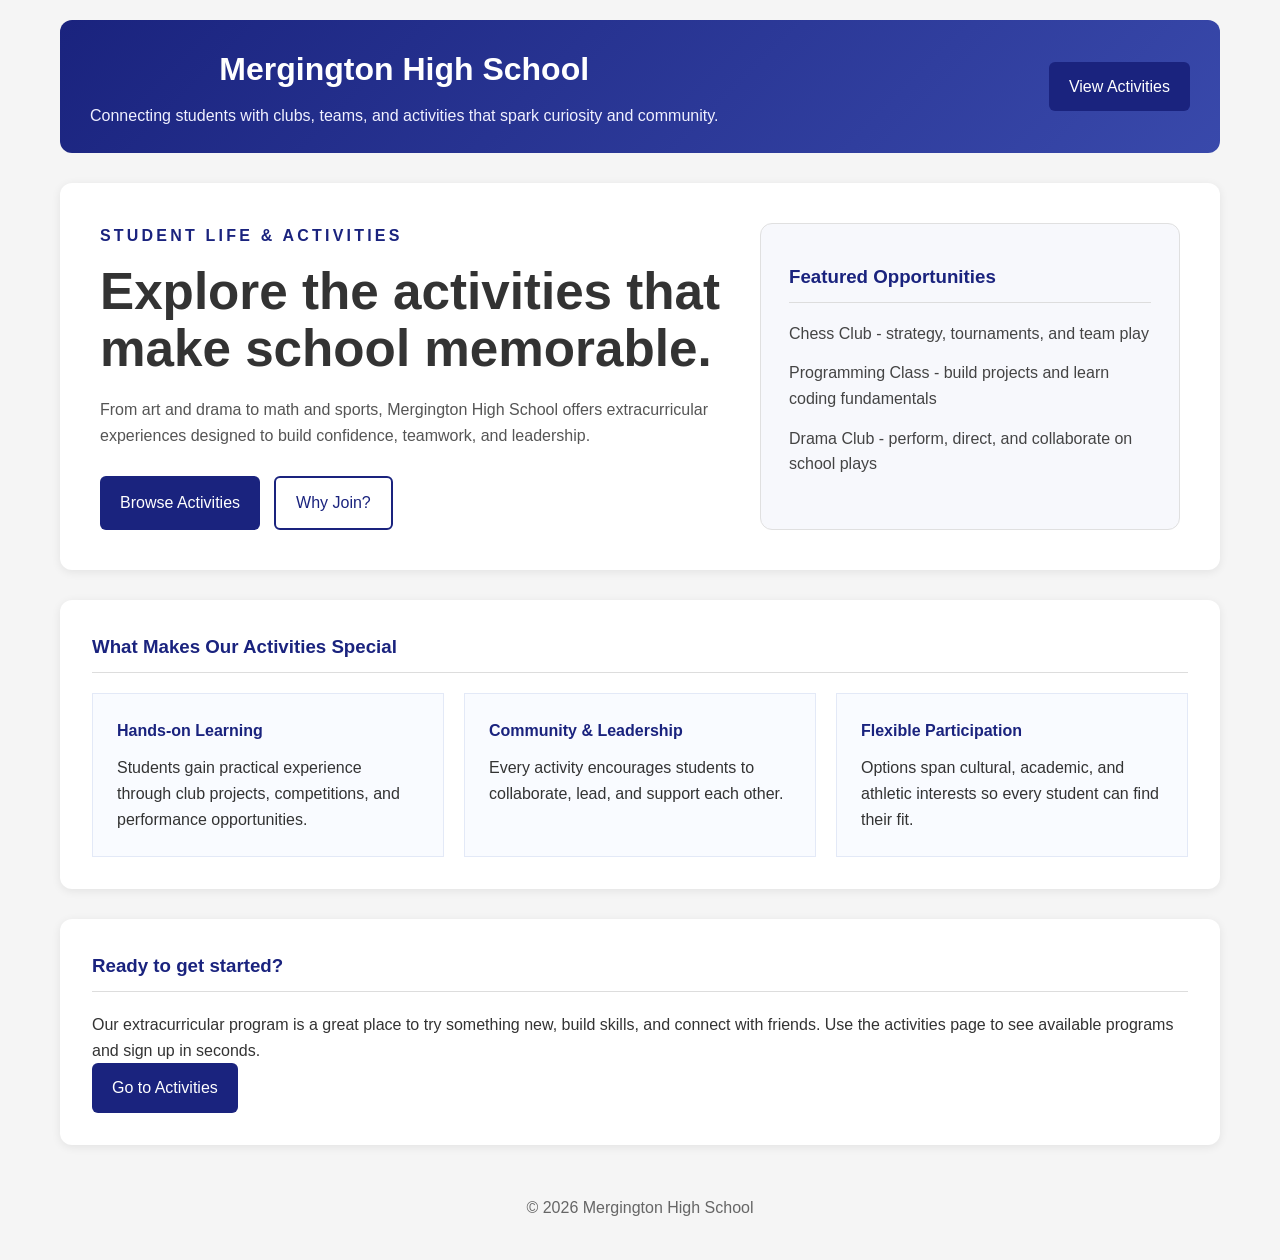
<file: src/static/index.html>
<!DOCTYPE html>
<html lang="en">
  <head>
    <meta charset="UTF-8" />
    <meta name="viewport" content="width=device-width, initial-scale=1.0" />
    <title>Mergington High School Portfolio</title>
    <link rel="stylesheet" href="styles.css" />
  </head>
  <body>
    <header class="page-header homepage-header">
      <div class="header-inner">
        <div>
          <h1>Mergington High School</h1>
          <p>Connecting students with clubs, teams, and activities that spark curiosity and community.</p>
        </div>
        <a class="button button-primary" href="activities.html">View Activities</a>
      </div>
    </header>

    <main class="homepage-main">
      <section class="hero-panel">
        <div class="hero-copy">
          <p class="eyebrow">Student Life &amp; Activities</p>
          <h2>Explore the activities that make school memorable.</h2>
          <p class="hero-text">
            From art and drama to math and sports, Mergington High School offers extracurricular experiences designed to build confidence, teamwork, and leadership.
          </p>
          <div class="cta-group">
            <a class="button button-primary" href="activities.html">Browse Activities</a>
            <a class="button button-secondary" href="#highlights">Why Join?</a>
          </div>
        </div>
        <div class="hero-card">
          <div>
            <h3>Featured Opportunities</h3>
            <ul>
              <li>Chess Club - strategy, tournaments, and team play</li>
              <li>Programming Class - build projects and learn coding fundamentals</li>
              <li>Drama Club - perform, direct, and collaborate on school plays</li>
            </ul>
          </div>
        </div>
      </section>

      <section id="highlights" class="section-panel homepage-panel">
        <h3>What Makes Our Activities Special</h3>
        <div class="highlight-grid">
          <article class="feature-card">
            <h4>Hands-on Learning</h4>
            <p>Students gain practical experience through club projects, competitions, and performance opportunities.</p>
          </article>
          <article class="feature-card">
            <h4>Community &amp; Leadership</h4>
            <p>Every activity encourages students to collaborate, lead, and support each other.</p>
          </article>
          <article class="feature-card">
            <h4>Flexible Participation</h4>
            <p>Options span cultural, academic, and athletic interests so every student can find their fit.</p>
          </article>
        </div>
      </section>

      <section class="section-panel homepage-panel">
        <h3>Ready to get started?</h3>
        <p>
          Our extracurricular program is a great place to try something new, build skills, and connect with friends. Use the activities page to see available programs and sign up in seconds.
        </p>
        <div class="cta-group">
          <a class="button button-primary" href="activities.html">Go to Activities</a>
        </div>
      </section>
    </main>

    <footer>
      <p>&copy; 2026 Mergington High School</p>
    </footer>
  </body>
</html>
</file>
<file: src/static/styles.css>
* {
  box-sizing: border-box;
  margin: 0;
  padding: 0;
  font-family: Arial, sans-serif;
}

body {
  line-height: 1.6;
  color: #333;
  max-width: 1200px;
  margin: 0 auto;
  padding: 20px;
  background-color: #f5f5f5;
}

button,
.button {
  background-color: #1a237e;
  color: white;
  border: none;
  padding: 12px 20px;
  font-size: 16px;
  border-radius: 6px;
  cursor: pointer;
  transition: background-color 0.2s ease;
  text-decoration: none;
  display: inline-flex;
  align-items: center;
  justify-content: center;
}

button:hover,
.button:hover {
  background-color: #3949ab;
}

.button-secondary {
  background-color: #ffffff;
  color: #1a237e;
  border: 2px solid #1a237e;
}

.button-secondary:hover {
  background-color: #e8eaf6;
}

body,
input,
select,
button {
  font-family: Arial, sans-serif;
}

header,
footer,
.section-panel,
.hero-panel,
.hero-card {
  border-radius: 12px;
}

header {
  text-align: center;
  padding: 20px 0;
  margin-bottom: 30px;
  background-color: #1a237e;
  color: white;
}

header h1 {
  margin-bottom: 10px;
}

main {
  display: block;
}

section {
  background-color: white;
  padding: 20px;
  border-radius: 10px;
  box-shadow: 0 2px 10px rgba(0, 0, 0, 0.08);
  width: 100%;
}

section h3 {
  margin-bottom: 20px;
  padding-bottom: 10px;
  border-bottom: 1px solid #ddd;
  color: #1a237e;
}

.activity-card {
  margin-bottom: 15px;
  padding: 15px;
  border: 1px solid #ddd;
  border-radius: 8px;
  background-color: #fafafa;
}

.activity-card h4 {
  margin-bottom: 10px;
  color: #0066cc;
}

.activity-card p {
  margin-bottom: 8px;
}

/* New styles for participants section */
.participants-container {
  margin-top: 15px;
  padding-top: 12px;
  border-top: 1px dashed #ccc;
}

.participants-section h5 {
  margin-bottom: 8px;
  color: #1a237e;
  font-size: 16px;
}

.participants-section ul {
  list-style-type: none;
  padding-left: 0;
}

.participants-section ul li {
  padding: 8px 0;
  display: flex;
  align-items: center;
  justify-content: space-between;
  border-bottom: 1px solid #eceff1;
}

.participants-section ul li:last-child {
  border-bottom: none;
}

.participant-email {
  flex-grow: 1;
  margin-right: 10px;
  color: #444;
}

.delete-btn {
  background: none;
  border: none;
  color: #c62828;
  cursor: pointer;
  font-size: 16px;
  padding: 4px 8px;
  border-radius: 4px;
  transition: background-color 0.2s ease;
}

.delete-btn:hover {
  background-color: #ffebee;
}

.participants-section p {
  color: #777;
  font-style: italic;
}

.form-group {
  margin-bottom: 15px;
}

.form-group label {
  display: block;
  margin-bottom: 8px;
  font-weight: bold;
}

.form-group input,
.form-group select {
  width: 100%;
  padding: 12px;
  border: 1px solid #ddd;
  border-radius: 6px;
  font-size: 16px;
}

.hidden {
  display: none;
}

footer {
  text-align: center;
  margin-top: 30px;
  padding: 20px;
  color: #666;
}

.message {
  margin-top: 20px;
  padding: 12px;
  border-radius: 6px;
}

.success {
  background-color: #e8f5e9;
  color: #2e7d32;
  border: 1px solid #a5d6a7;
}

.error {
  background-color: #ffebee;
  color: #c62828;
  border: 1px solid #ef9a9a;
}

.info {
  background-color: #d1ecf1;
  color: #0c5460;
  border: 1px solid #bee5eb;
}

.page-header {
  padding: 24px 30px;
  margin-bottom: 30px;
}

.header-inner {
  max-width: 1100px;
  margin: 0 auto;
  display: flex;
  flex-wrap: wrap;
  align-items: center;
  justify-content: space-between;
  gap: 16px;
}

.header-inner h1 {
  margin: 0;
  font-size: 2rem;
}

.header-inner p {
  margin: 8px 0 0;
  color: #f0f0ff;
  max-width: 700px;
}

.page-header.homepage-header {
  background: linear-gradient(135deg, #1a237e, #3949ab);
}

.page-header.activities-header {
  background: #1a237e;
}

.homepage-main {
  display: grid;
  gap: 30px;
}

.hero-panel {
  display: grid;
  grid-template-columns: 1.2fr 0.8fr;
  gap: 30px;
  padding: 40px;
  background: white;
}

.hero-copy {
  display: flex;
  flex-direction: column;
  justify-content: center;
}

.eyebrow {
  text-transform: uppercase;
  letter-spacing: 0.2em;
  color: #1a237e;
  font-weight: bold;
  margin-bottom: 16px;
}

.hero-panel h2 {
  font-size: clamp(2rem, 4vw, 3.5rem);
  margin-bottom: 20px;
  line-height: 1.1;
}

.hero-text {
  margin-bottom: 28px;
  max-width: 620px;
  color: #555;
}

.cta-group {
  display: flex;
  flex-wrap: wrap;
  gap: 14px;
}

.hero-card {
  display: flex;
  align-items: center;
  justify-content: center;
  border: 1px solid #e0e0e0;
  background: #f7f8fc;
  padding: 28px;
}

.hero-card h3 {
  margin-bottom: 18px;
  color: #1a237e;
}

.hero-card ul {
  list-style: none;
  padding-left: 0;
  margin: 0;
}

.hero-card li {
  margin-bottom: 14px;
  color: #444;
  line-height: 1.6;
}

.homepage-panel {
  padding: 32px;
}

.highlight-grid {
  display: grid;
  gap: 20px;
  grid-template-columns: repeat(3, minmax(220px, 1fr));
}

.feature-card {
  background: #f9fbff;
  border: 1px solid #e3e9f7;
  padding: 24px;
}

.feature-card h4 {
  margin-bottom: 12px;
  color: #1a237e;
}

@media (max-width: 900px) {
  .hero-panel {
    grid-template-columns: 1fr;
  }

  .highlight-grid {
    grid-template-columns: 1fr;
  }
}

@media (max-width: 640px) {
  body {
    padding: 16px;
  }

  .header-inner,
  .hero-panel {
    padding: 0;
  }

  .hero-panel,
  .section-panel,
  .homepage-panel {
    padding: 24px;
  }
}
</file>
